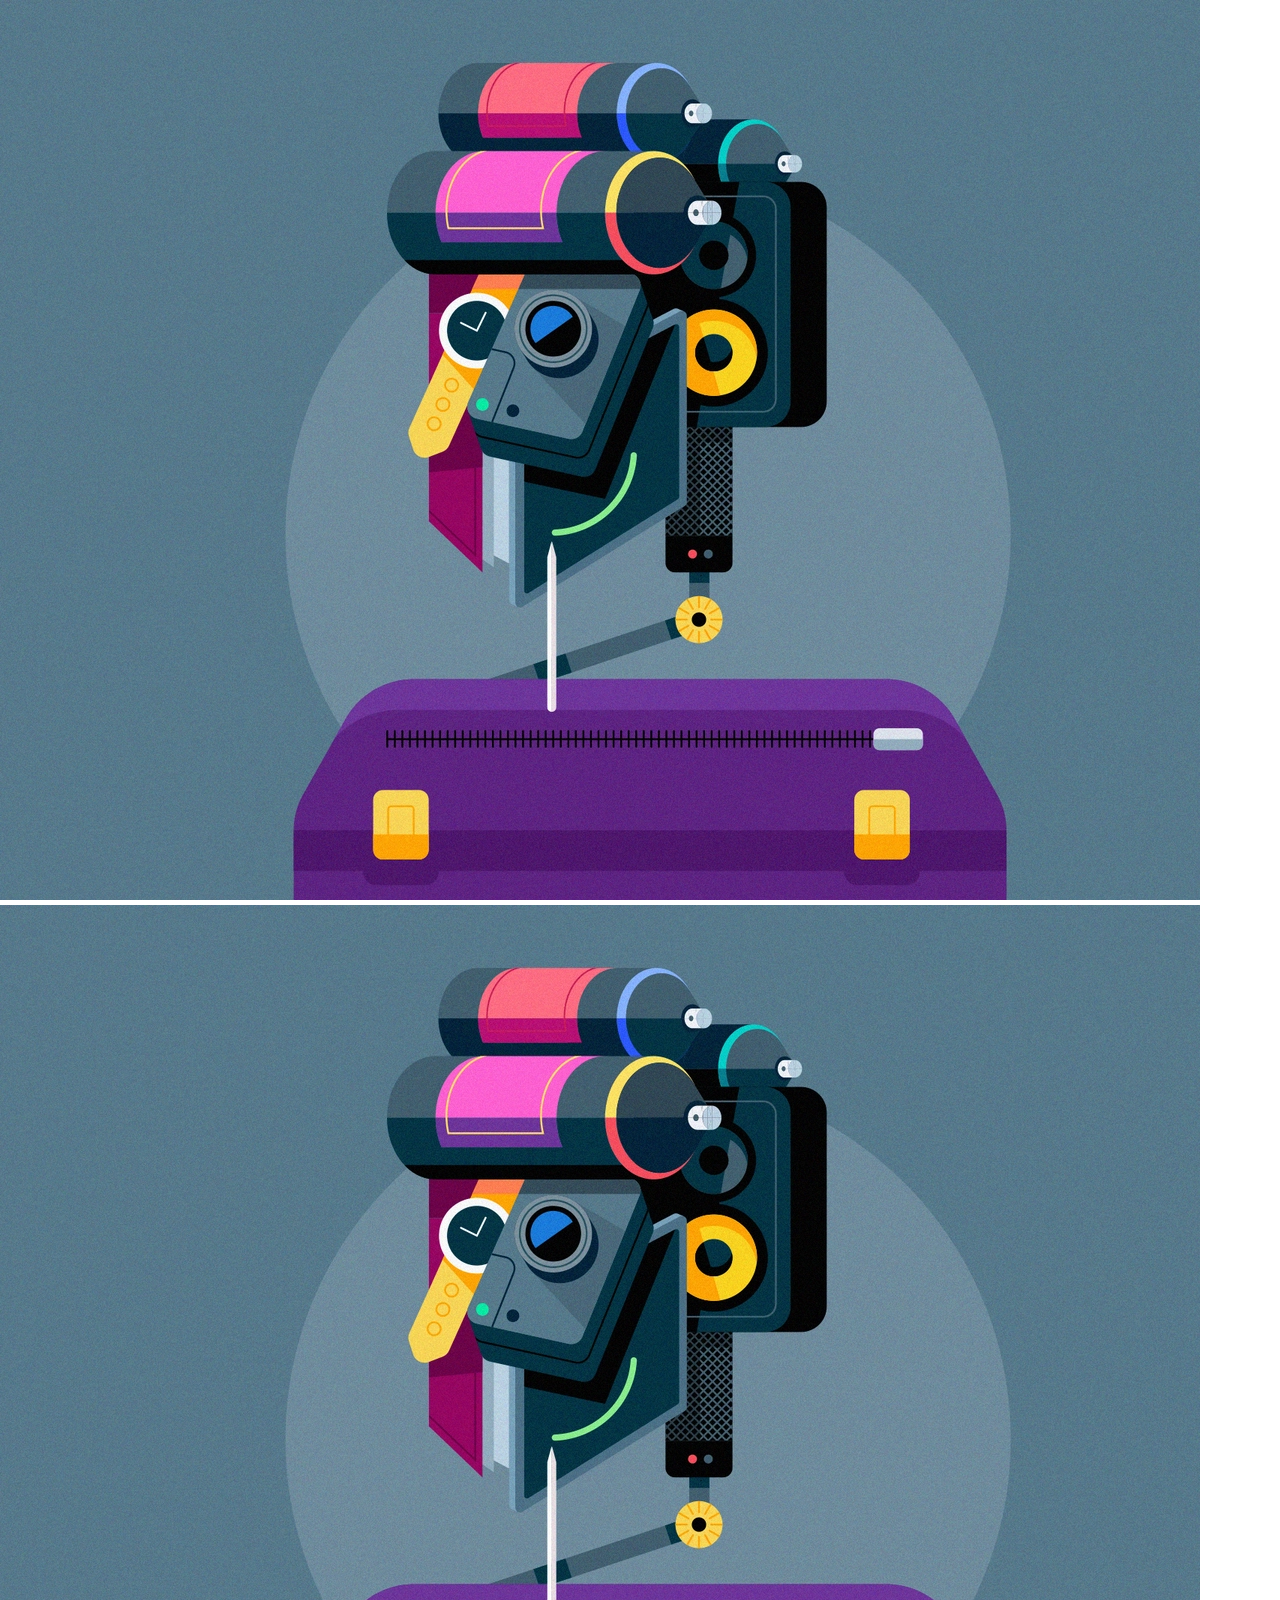
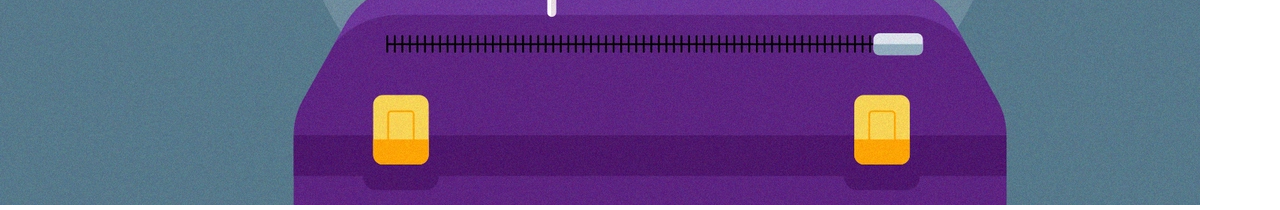
<file: LoginPage.html>
<!doctype html>
<html lang="en">

<head>
    <meta charset="utf-8">
    <meta name="viewport" content="width=device-width, initial-scale=1">
    <link href="https://cdn.jsdelivr.net/npm/bootstrap@5.0.2/dist/css/bootstrap.min.css" rel="stylesheet" integrity="sha384-EVSTQN3/azprG1Anm3QDgpJLIm9Nao0Yz1ztcQTwFspd3yD65VohhpuuCOmLASjC" crossorigin="anonymous">
    <link rel="preconnect" href="https://fonts.googleapis.com">
    <link rel="preconnect" href="https://fonts.gstatic.com" crossorigin>
    <link href="https://fonts.googleapis.com/css2?family=Open+Sans&display=swap" rel="stylesheet">
    <link rel="stylesheet" href="/CSS/Style.css">
    <title>Login Page</title>
</head>

<body>
    <img src="images/background2.jpg">
    <img src="images/background2.jpg">
    <script src="https://cdn.jsdelivr.net/npm/bootstrap@5.0.2/dist/js/bootstrap.bundle.min.js" integrity="sha384-MrcW6ZMFYlzcLA8Nl+NtUVF0sA7MsXsP1UyJoMp4YLEuNSfAP+JcXn/tWtIaxVXM" crossorigin="anonymous"></script>
</body>

</html>
</file>
<file: CSS/Style.css>
* {
    padding: 0%;
    margin: 0%;
    text-decoration: none;
    box-sizing: border-box;
    font-family: 'Open Sans', sans-serif;
}
</file>
